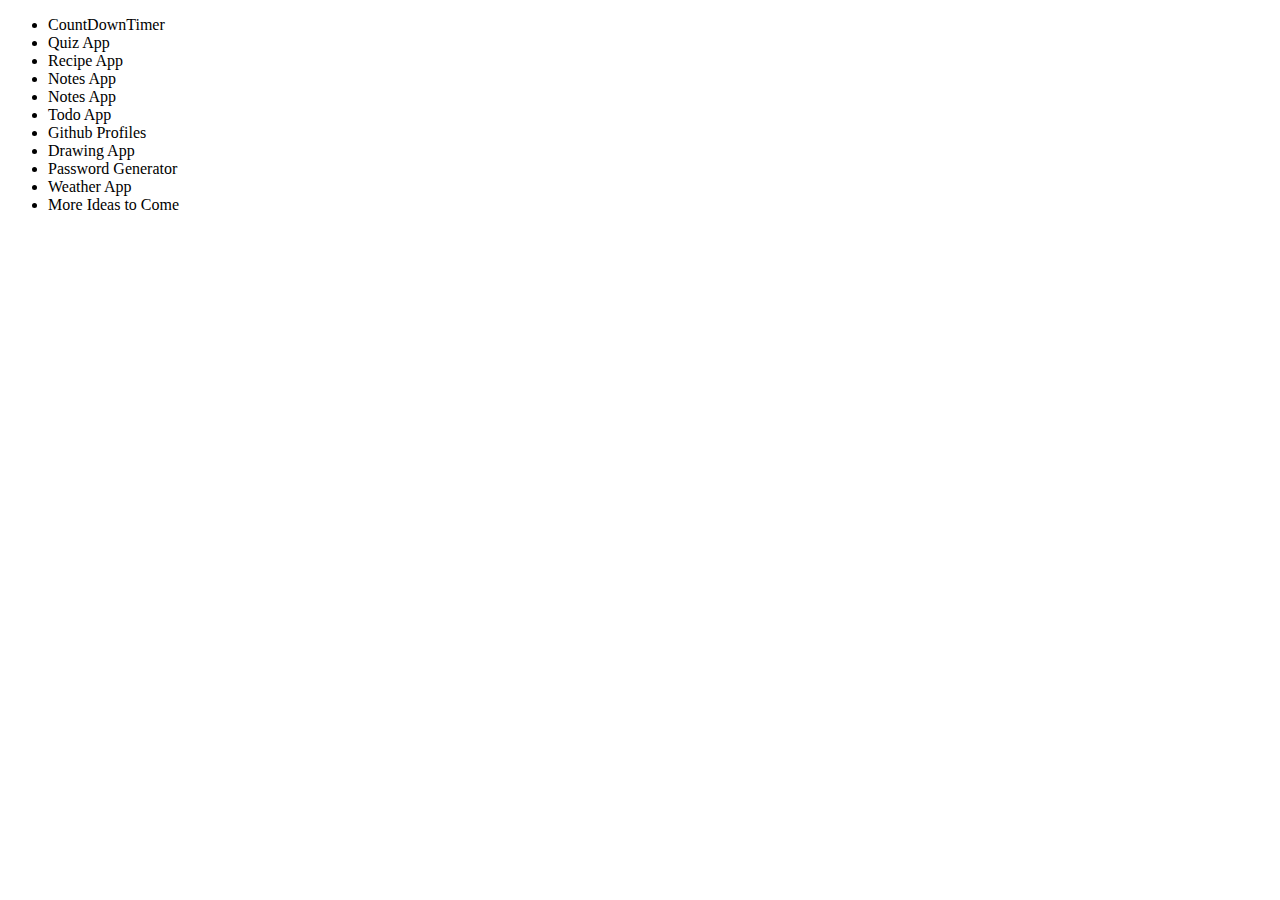
<file: index.html>
<!DOCTYPE html>
<html lang="en">
<head>
    <meta charset="UTF-8">
    <meta name="viewport" content="width=device-width, initial-scale=1.0">
    <title>Document</title>
</head>
<body>   
    <ul>
        <li>CountDownTimer</li>
        <li>Quiz App</li>
        <li>Recipe App</li>
        <li>Notes App</li>
        <li>Notes App</li>
        <li>Todo App</li>
        <li>Github Profiles</li>
        <li>Drawing App</li>
        <li>Password Generator</li>
        <li>Weather App</li>
        <li>More Ideas to Come</li>
    </ul>
</body>
</html>
</file>
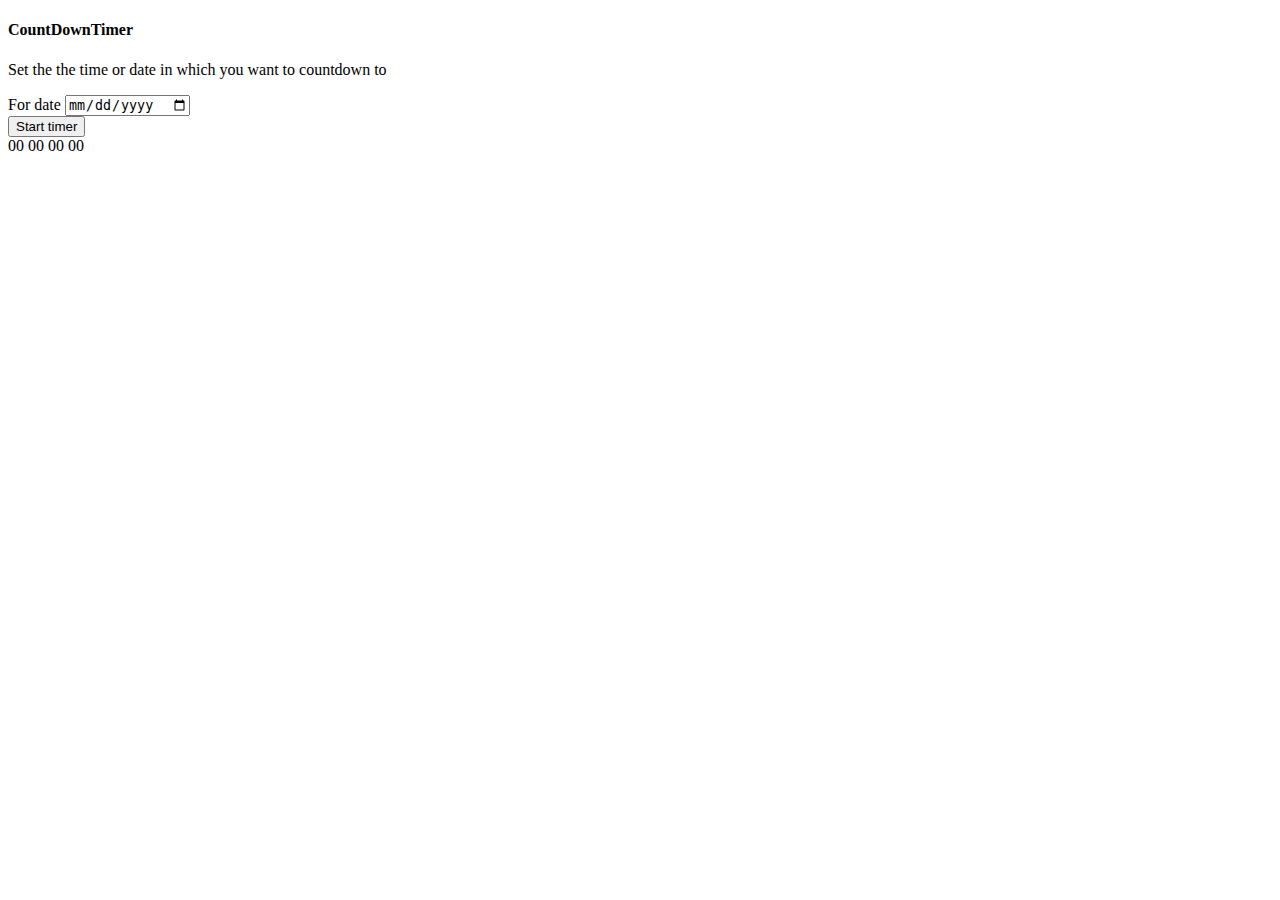
<file: CountDownTimer/index.html>
<!DOCTYPE html>
<html lang="en">
<head>
    <meta charset="UTF-8">
    <link rel="stylesheet" href="./style.css"> 
    <link href="https://cdn.jsdelivr.net/npm/bootstrap@5.0.0-beta1/dist/css/bootstrap.min.css" rel="stylesheet" integrity="sha384-giJF6kkoqNQ00vy+HMDP7azOuL0xtbfIcaT9wjKHr8RbDVddVHyTfAAsrekwKmP1" crossorigin="anonymous">
    <meta name="viewport" content="width=device-width, initial-scale=1.0">
    <title>CountDownTimer</title>
</head>
<body>
   <div class="d-flex flex-column align-items-center mt-5">
        <div class="mt-4">
            <h4>CountDownTimer</h4>
            <p>Set the the time or date in which you want to countdown to</p>
        </div>
        
        <form class="form">
            <div class="form-group mt-3">
                <label  for="dato">For date</label>
                <input class="form-control" type="date" name="dato" id="dato">
            </div>
            <div class="form-groip mt-3">
                <button class="btn btn-primary">Start timer</button>
            </div>
        </form>

   </div>
    
   <div class="d-flex flex-column align-items-center mt-3">
        <div class="d-flex flex-row align-items-center mt-5">
            <span class="border mx-3 px-3 py-2" id="days">00</span>
            <span class="border mx-3 px-3 py-2" id="hours">00</span>
            <span class="border mx-3 px-3 py-2" id="minutes">00</span>
            <span class="border mx-3 px-3 py-2" id="seconds">00</span>
       </div>
   </div>
    <!-- <script src="./index.js"></script> -->
</body>
</html>
</file>
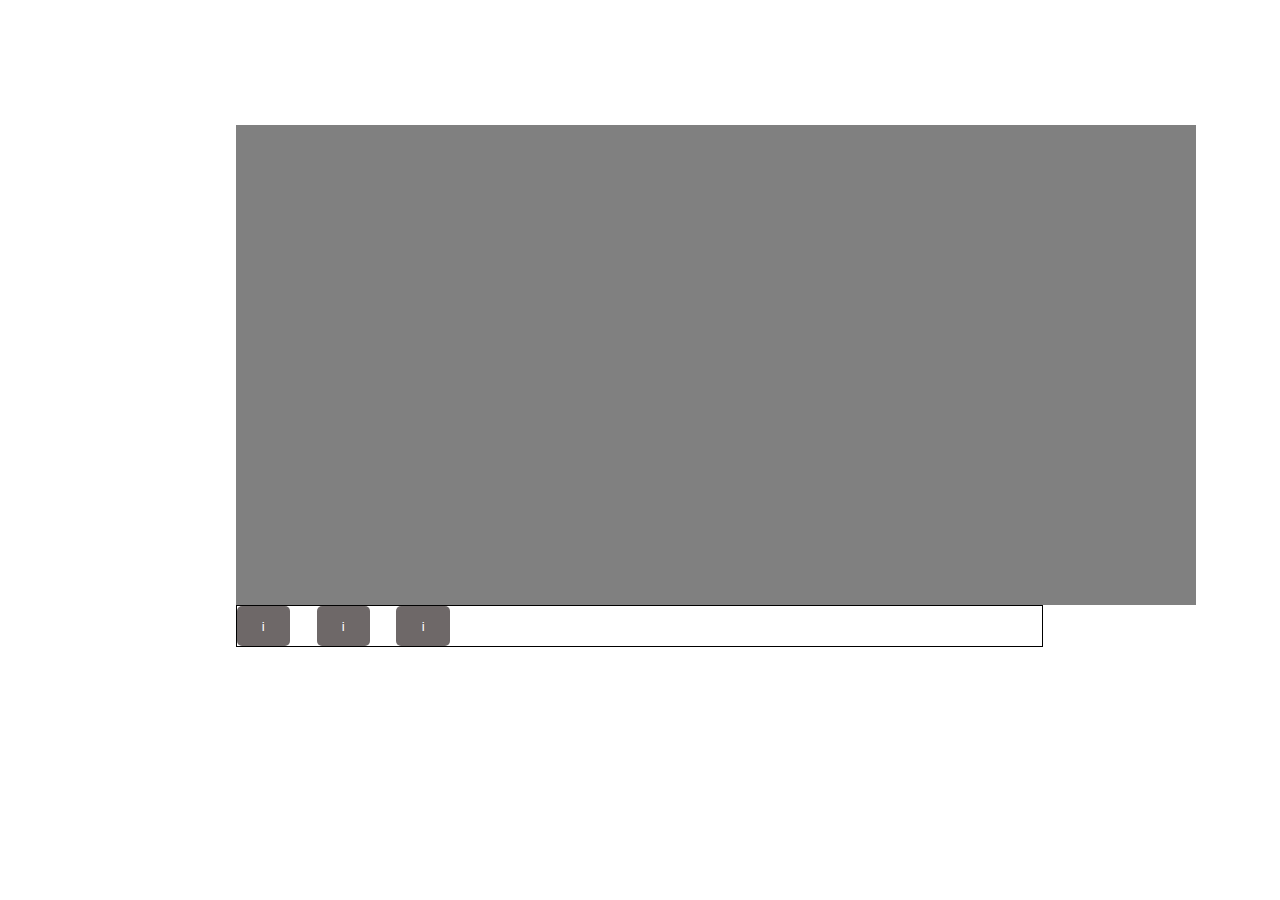
<file: DrawingsApp/index.html>
<!DOCTYPE html>
<html lang="en">
<head>
    <meta charset="UTF-8">
    <meta name="viewport" content="width=device-width, initial-scale=1.0">
    <title>DrawingsApp</title>
    <link rel="stylesheet" href="style.css">
</head>
<body>
    <div id="app">
        <div id="main">
            <canvas id="canvas"></canvas>
        <div id="toolbar">
            <button>i</button>
            <button>i</button>
            <button>i</button>
        </div>
        </div>
    </div>
</body>
</html>
</file>
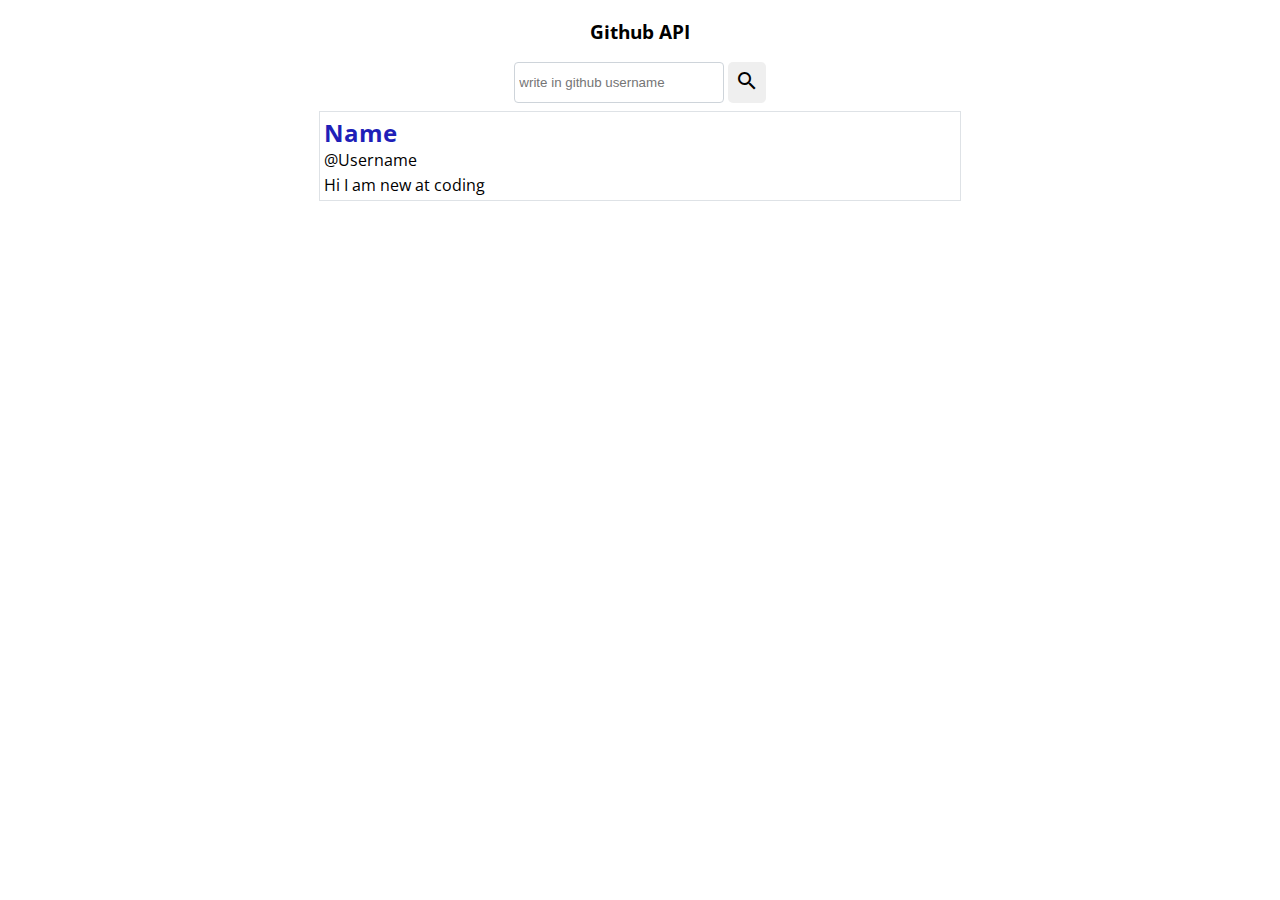
<file: GithubProfiles/index.html>
<!DOCTYPE html>
<html lang="en">
<head>
    <meta charset="UTF-8">
    <meta name="viewport" content="width=device-width, initial-scale=1.0">
    <link rel="stylesheet" href="https://fonts.googleapis.com/icon?family=Material+Icons">
    <link rel="stylesheet" href="./css/style.css">
    <!-- <script
			  src="https://code.jquery.com/jquery-3.5.1.min.js"
			  integrity="sha256-9/aliU8dGd2tb6OSsuzixeV4y/faTqgFtohetphbbj0="
              crossorigin="anonymous"></script>
              <script src="./main/index.js"></script> -->
    <title>Github Profiles</title>
</head>
<body>
  <h3>Github API</h3>
     <form>
       <input type="text" placeholder="write in github username" id="username">
       <button><i class="material-icons">search</i></button>
     </form>
     <div id="display">
       <div class="item" onclick="window.location.href=''">
         <span class="name">Name</span><span class="usr">@Username</span><span class="desc">Hi I am new at coding</span>
        </div>
       <div id="FeilM">finner ingenting med det navnet</div>
     </div>
     
</body>
</html>
</file>
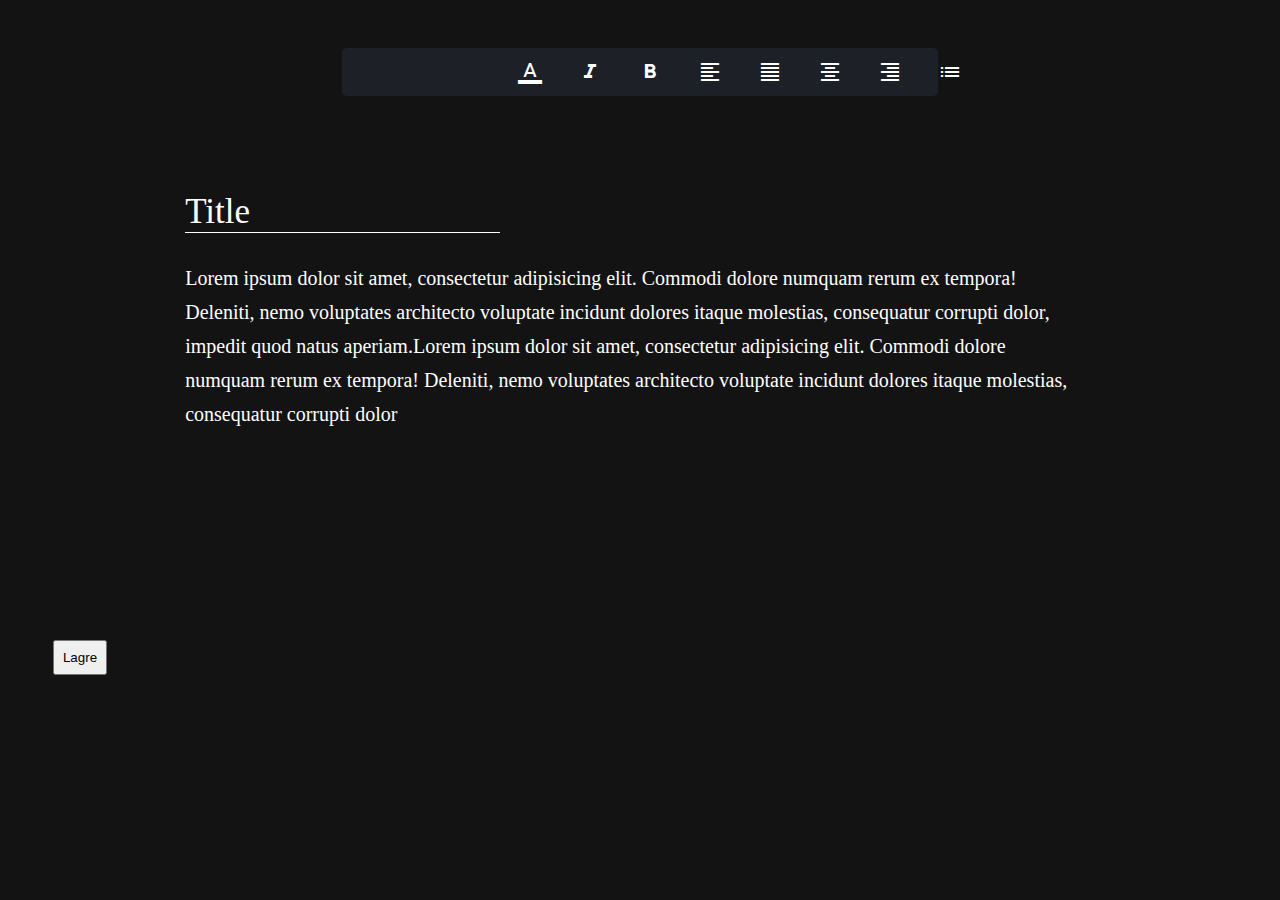
<file: NotesApp/index.html>
<!DOCTYPE html>
<html lang="en">
<head>
    <meta charset="UTF-8">
    <meta name="viewport" content="width=device-width, initial-scale=1.0">
    <link href="https://fonts.googleapis.com/icon?family=Material+Icons" rel="stylesheet">
    <title>NotesApp</title>
    <link rel="stylesheet" href="./style.css">
</head>
<body>
    <div id="main">
        <div id="topbar">
            <button id="font-size-increase"><i class="material-icons">text_increase</i></button>
            <button id="font-size-decrease"><i class="material-icons">text_decrease</i></button>
            <button id="font-color"><i class="material-icons">format_color_text</i></button>
            <button id="font-weight-bold"><i class="material-icons">format_italic</i></button>
            <button id="text-weight-i"><i class="material-icons">format_bold</i></button>
            <button  onclick="TextAlign('text-align-left')" id="text-style-undertext"><i class="material-icons">format_align_left</i></button>
            <button onclick="TextAlign('text-align-justify')"id="text-align-left"><i class="material-icons">format_align_justify</i></button> 
            <button onclick="TextAlign('text-align-center')" id="text-align-center"><i class="material-icons">format_align_center</i></button> 
            <button onclick="TextAlign('text-align-right')" id="text-align-right"><i class="material-icons">format_align_right</i></button>
            <button id="list"><i class="material-icons">list</i></button>
        </div>
        <div id="text">
            <div contenteditable="true" id="title">Title</div>
            <div  contenteditable="true" id="mainText">Lorem ipsum dolor sit amet, consectetur adipisicing elit. Commodi dolore numquam rerum ex tempora! Deleniti, nemo voluptates architecto voluptate incidunt dolores itaque molestias, 
                consequatur corrupti dolor, impedit quod natus aperiam.Lorem ipsum dolor sit amet, consectetur adipisicing elit. Commodi dolore numquam rerum ex tempora! Deleniti, nemo voluptates architecto voluptate incidunt dolores itaque molestias, 
                consequatur corrupti dolor
            </div>
        </div>
        <div class="actions">
            <button>Lagre</button>
        </div>
    </div>
    <script src="index.js"></script>
</body>
</html>
</file>
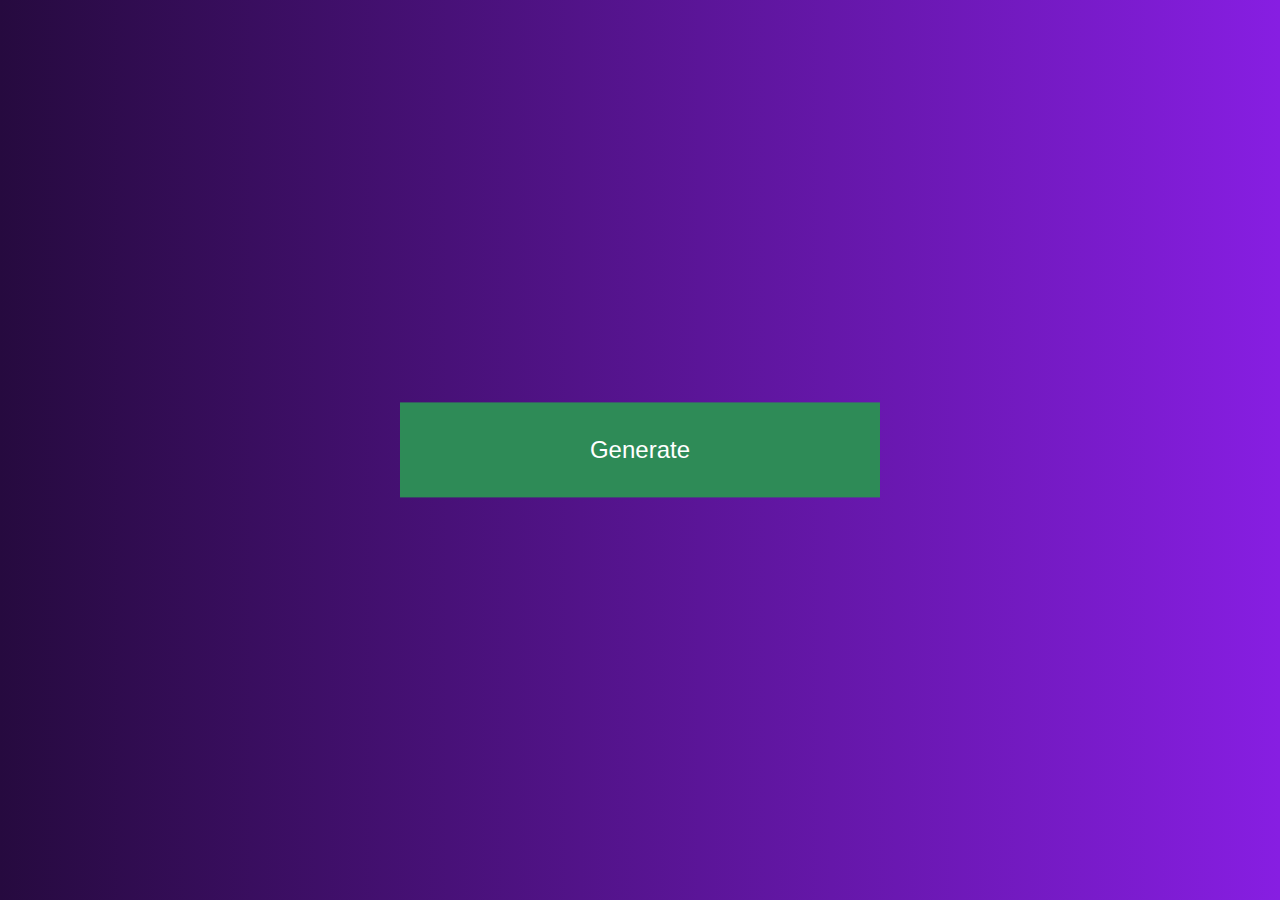
<file: PasswordGenerator/index.html>
<!DOCTYPE html>
<html lang="en">
<head>
    <meta charset="UTF-8">
    <meta name="viewport" content="width=device-width, initial-scale=1.0">
    <title>PasswordGenerator</title>
    <link rel="stylesheet" href="style.css">
</head>
<body>
    <div id="main">
        <button onclick="gen()">Generate</button>
    </div>
    <script src="index.js"></script>
</body>
</html>
</file>
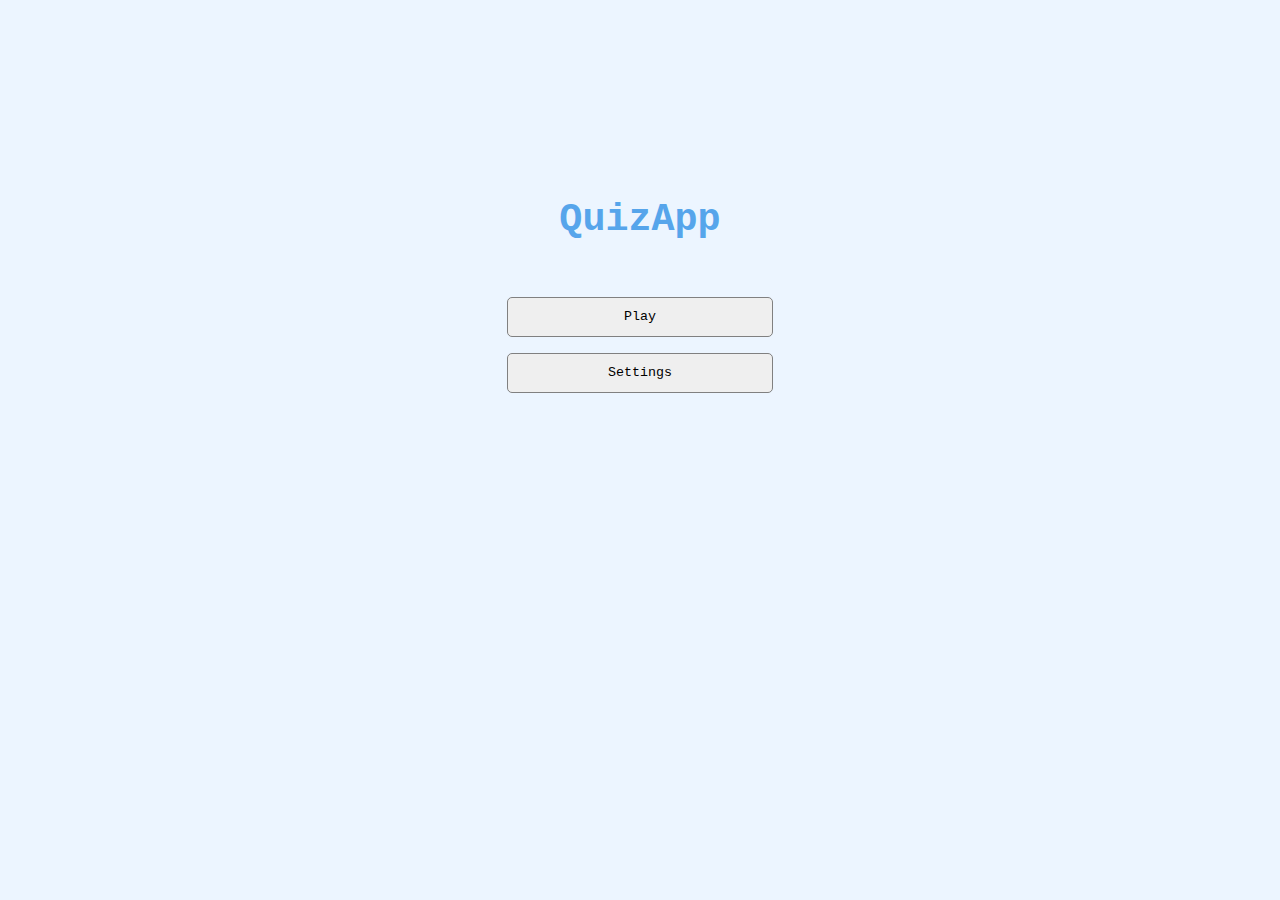
<file: QuizApp/index.html>
<!DOCTYPE html>
<html lang="en">
<head>
    <meta charset="UTF-8">
    <meta name="viewport" content="width=device-width, initial-scale=1.0">
    <link rel="stylesheet" href="style.css">
    <title>QuizApp</title>
</head>
<body>
<div id="menue">
    <h3>QuizApp</h3>
    <div id="btns">
        <button class="btn">Play</button>
        <button class="btn">Settings</button>
    </div>
</div>    
</body>
</html>
</file>
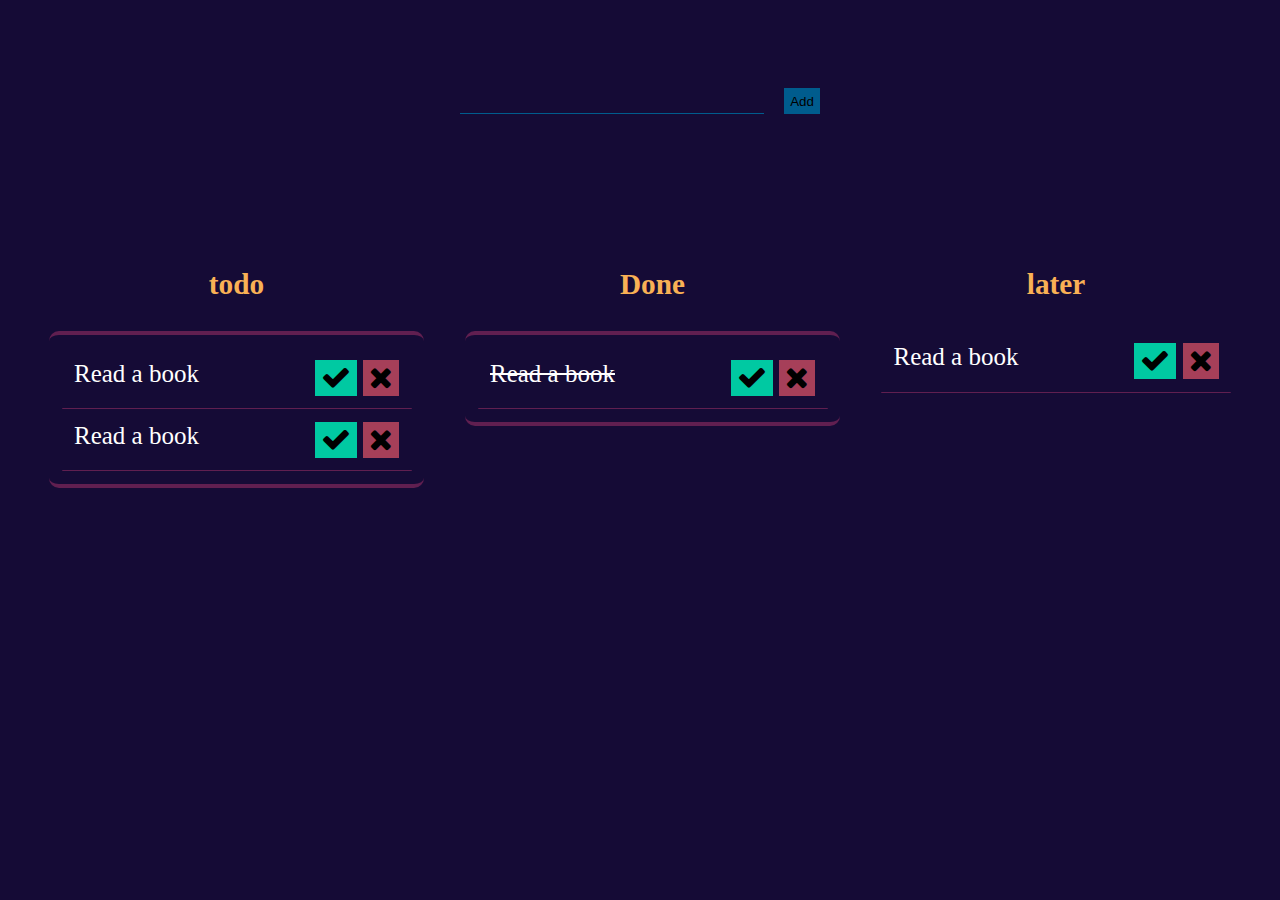
<file: TodoApp/index.html>
<!DOCTYPE html>
<html lang="en">
<head>
    <meta charset="UTF-8">
    <meta name="viewport" content="width=device-width, initial-scale=1.0">
    <title>TodoApp</title>
    <link rel="stylesheet" href="https://cdnjs.cloudflare.com/ajax/libs/font-awesome/4.7.0/css/font-awesome.min.css">
    <link rel="stylesheet" href="./style.css">
</head>
<body>
<div class="main">        
    <div id="input">
        <input type="text" name="" id="inn">
        <button class="add">Add</button>
    </div>
    <div id="list">
        <div id="todo">
            <h3>todo</h3>
            <div class="theTodo">
                <div class="item ">
                    <span>Read a book</span>
                    <div class="btns">
                        <button class="done"><i class="fa fa-check"></i></button>
                        <button class="delete"><i class="fa fa-remove"></i></button>
                    </div>
                </div>
                <div class="item">
                    <span>Read a book</span>
                    <div class="btns">
                        <button class="done"><i class="fa fa-check"></i></button>
                        <button class="delete"><i class="fa fa-remove"></i></button>
                    </div>
                </div>
            </div>
            
        </div>
        <div id="done">
            <h3>Done</h3>
            <div class="theDone">
                <div class="item">
                    <span>Read a book</span>
                    <div class="btns">
                        <button class="done"><i class="fa fa-check"></i></button>
                        <button class="delete"><i class="fa fa-remove"></i></button>
                    </div>
                </div>
            </div>
        </div>
        <div id="later">
            <h3>later</h3>
            <div class="later">
                <div class="item">
                    <span>Read a book</span>
                    <div class="btns">
                        <button class="done"><i class="fa fa-check"></i></button>
                        <button class="delete"><i class="fa fa-remove"></i></button>
                    </div>
                </div>
            </div>
        </div>
    </div>
</div>
<script src="./index.js"></script>
</body>
</html>
</file>
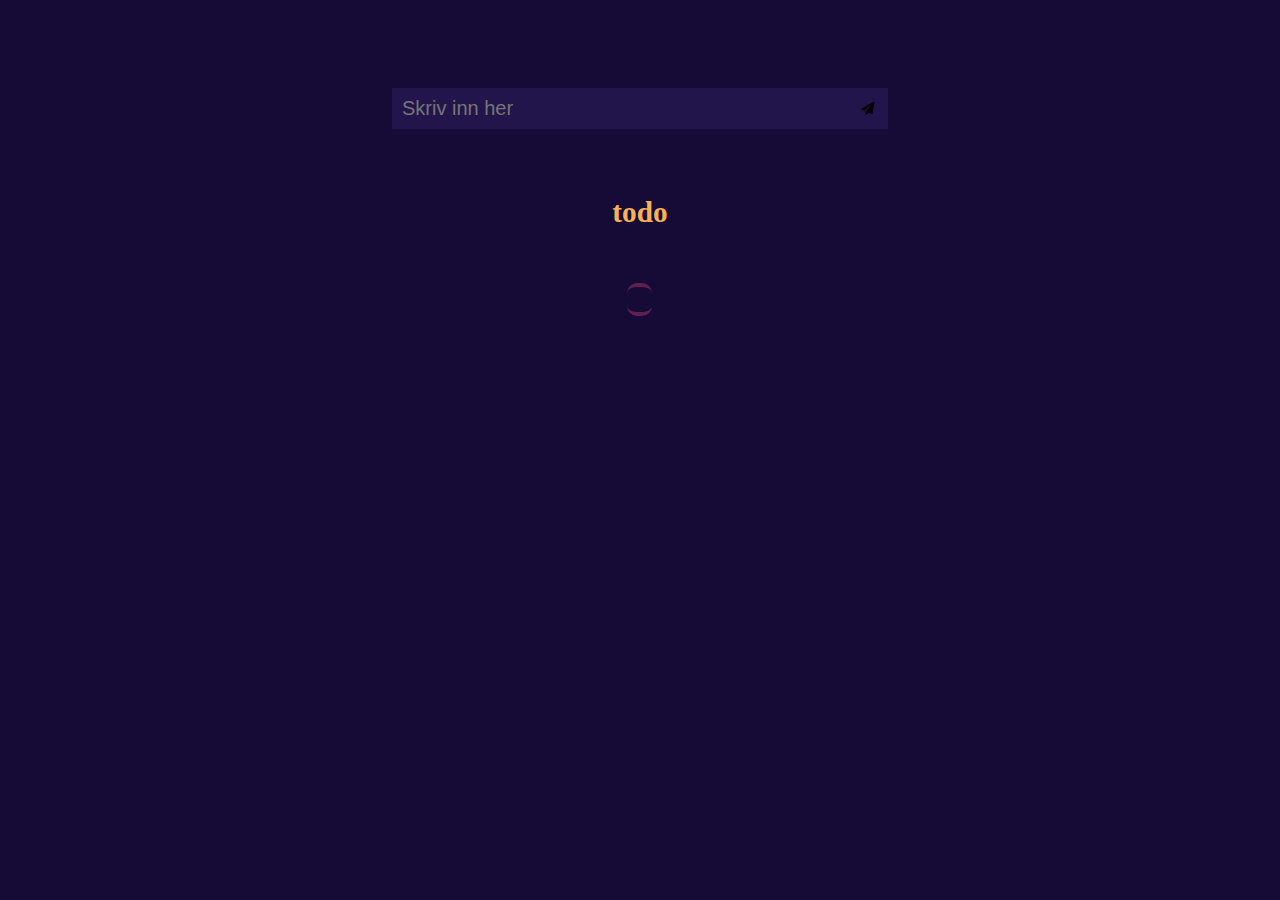
<file: TodoApp/v.1/index.html>
<!DOCTYPE html>
<html lang="en">
<head>
    <meta charset="UTF-8">
    <meta name="viewport" content="width=device-width, initial-scale=1.0">
    <title>TodoApp</title>
    <link rel="stylesheet" href="https://cdnjs.cloudflare.com/ajax/libs/font-awesome/4.7.0/css/font-awesome.min.css">
    <link rel="stylesheet" href="./style.css">
</head>
<body>
<div class="main">        
    <div id="input">
        <input type="text" name="" placeholder="Skriv inn her" id="inn">
        <button class="add"><i class="fa fa-send"></i></button>
    </div>
    <div id="list">
        <div id="todo">
            <h3>todo</h3>
            <ul class="theTodo">
            </ul>     
            </div>
        </div>

        <!-- <div id="done">
            <h3>Done</h3>
            <div class="theDone">
                <div class="completed">
                    <span>Read a book</span>
                </div>
            </div>
        </div> -->
        <!-- <div id="later">
            <h3>later</h3>
            <div class="theLater">
                <div class="item">
                    <span>Read a book</span>
                    <div class="btns">
                        <button class="done"><i class="fa fa-check"></i></button>
                        <button class="delete"><i class="fa fa-remove"></i></button>
                    </div>
                </div>
            </div>
        </div> -->
    </div>
</div>
<script src="./index.js"></script>
</body>
</html>
</file>
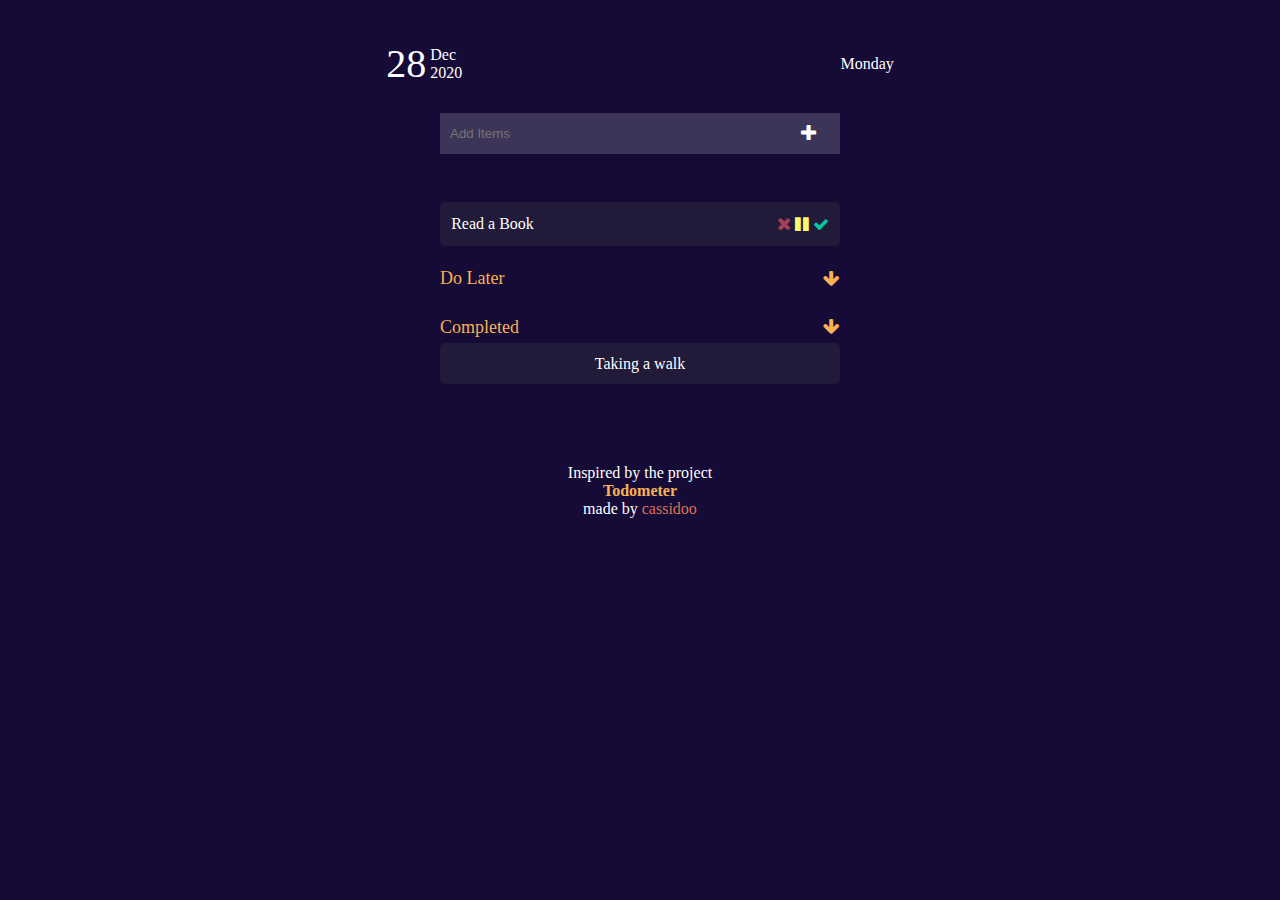
<file: TodoApp/v.2/index.html>
<!DOCTYPE html>
<html lang="en">
<head>
    <meta charset="UTF-8">
    <meta name="viewport" content="width=device-width, initial-scale=1.0">
    <title>Document</title>
    <link rel="stylesheet" href="https://cdnjs.cloudflare.com/ajax/libs/font-awesome/4.7.0/css/font-awesome.min.css">
    <link rel="stylesheet" href="./style.css">
</head>
<body>
    <main>
        <div id="top">
          <section id="topLeft">
            <span id="numb">28</span>
            <div>
              <span>Dec</span>
              <span>2020</span>
            </div> 
          </section>
          <section>
            <span id="weekday">Monday</span>
          </section>
        </div>
        <div id="progressBar"></div>
        <div id="inputField">
          <input type="text" placeholder="Add Items" id="input"/>
          <button id="add"><i class="fa fa-plus"></i></button>
        </div>
        <div id="List">
          <section id="todos">
            <div class="item">
              <span class="theTodo">Read a Book</span>
              <div class="actions">
                <span onclick="handle(event)" class="delete"><i class="fa fa-remove"></i></span>
                <span onclick="handle(event)" class="paused"><i class="fa fa-pause"></i></span>
                <span onclick="handle(event)" class="done"><i class="fa fa-check"></i></span>
              </div>
            </div>
          </section>
          <section id="DoLater">
            <span class="title">Do Later <i class="fa fa-arrow-down"></i></span>
          </section>
          <section id="Completed">
            <span class="title">Completed <i class="fa fa-arrow-down"></i></span>
            <div class="Complete">
                <span class="theTodo">Taking a walk</span>
            </div>
          </section>
        </div>
        <span id="footer">Inspired by the project <br/> <a href="https://github.com/cassidoo/todometer" target="_blank" style="color:#f9b155"><b>Todometer</b></a> <br/> made by <a href="https://github.com/cassidoo" target="_blank" style="color:#dc7156">cassidoo</a>  </span>
      </main>
      <script src="./index.js"></script>
</body>
</html>
</file>
<file: CountDownTimer/style.css>
main{
    display: flex;
    flex-direction: column;
    align-items: center;
}

.info{
    display: flex;
    flex-direction: column;
    align-items: left;
}

.item .card{
    text-align: center;
}

.item{
    text-align: center;
}
</file>
<file: DrawingsApp/style.css>
#app{
    margin: 125px 18%;
}

#main{
    display:flex;
    flex-direction: column;
    align-items: flex-start;
    width:100%;
}

canvas{
    background-color: gray;
    height: 30em;
}

#toolbar{
border: 1px solid black;
width:99.6%;
}

#toolbar button{
    width:4em;
    height: 3em;
    margin-right: 1.7em;
    border-radius: 5px;
    color:white;
    border:none;
    background-color: rgb(110, 104, 104);
}
</file>
<file: GithubProfiles/css/style.css>
@import url('https://fonts.googleapis.com/css2?family=Open+Sans&display=swap');
body{
    font-family:'Open Sans', sans-serif;
}

h3{
    text-align: center;
}

form{
    /* border:1px solid black; */
    display: flex;
    justify-content: center;
}

form input[type="text"]{
    width:15em;
    padding:0.3em;
    border:1px solid #ced4da;
    border-radius: .25rem;
}

form input[type="text"]:focus{
    outline: none;
}

form button{
    border-radius: 5px;
    border:none;
    padding:0.5em;
    margin-left:0.3em;
}

#display{
    display: flex;
    flex-direction: column;
    align-items: center;
    margin-top:1.2em;
    margin:0.5rem auto;
    width:50%;
}

#FeilM{
    text-align: center;
    padding:3rem;
    border:1px solid #dee2e6;
    box-shadow:0 1rem 3rem rgba(0,0,0,.175);
    border-radius: .25rem;
    display:none;
}

.item{
    display: flex;
    flex-direction: column;
    align-items: left;
    border:1px solid #dee2e6;
    padding:.25rem;
    width:100%;
}

.item .name{
    color:rgb(31, 31, 184);
    font-weight: bolder;
    font-size: 1.5rem;
}

.item .desc{
    margin-top:0.2em;
}
</file>
<file: NotesApp/style.css>
*{
    margin:0;padding:0;
}

body{
    background:rgb(19, 19, 19);
}

#sidebar{
    height: 100%;
    width: 160px;
    position: fixed;
    z-index: 1;
    top: 0;
    left: 0;
    background-color: #1d2127;
    overflow-x: hidden;
    padding-top: 20px;
    color:white;
    padding:2.5em;
}
#sidebar ul li{
    list-style-type: none;
    margin-top:4.5em;
    text-align: left;
}

#sidebar ul li i{
    margin-right:1.3em;
}
#sidebar ul li:hover{
    cursor: pointer;
}

#sidebar button{
    margin-top: 10em;
    border:none;
    color:white;
    height:6em;
    width:6em;
    padding:1.5em;
    border-radius: 50%;
    background:rgb(19, 19, 19);
    transition: 0.3 ease-in-out;
}

#sidebar button i{
    font-size: 30px;
}

#sidebar button:hover{
   box-shadow: 2px 4px 4px 2px rgb(29, 28, 28);
   cursor: pointer;
}

#main{
    display: flex;
    flex-direction: column;
    align-items: center;
    background:rgb(19, 19, 19);
    height: 100vh;
}

#topbar {
 display:flex;
 width:35em;
 justify-content: center;
 margin-top:3em;
 margin:3em auto;
 border-radius: 5px;
 background-color: #1d2127;
 height:3em;
 padding-left:2.3em;
 
}

#topbar button{
    border:none;
    background: transparent;
    margin-right: 2.3em;
    transition: 0.3s;
    border-radius: 5px;
    color:white;
    padding:0.2em;
    margin-top:0.7em;
    width:5em;
    height: 2em;
}

#topbar button:focus{
    background-color: #252a30;
    border-radius: 25px;
}

#text{
    height:50vh;
    margin-top:3em;
    padding-left:2.4em;
    color:white;
}

#title{
    font-size:35px;
    border-bottom: 1px solid white;
    width:9em;
}

#title:focus{
    outline:none;
}

#mainText{
    margin-top: 1.4em;
    padding-right:2.4em;
    line-height: 1.7em;
    font-size:20px;
    width:45em;
}

#mainText:focus{
    outline:none;
}

.actions{
    margin-left: -70rem;
    margin-top:40rem;
    position: fixed;
}
.actions button{
    padding:0.5rem;

}
</file>
<file: PasswordGenerator/style.css>
body{
    background-image:linear-gradient(to right, rgb(38, 10, 63), rgb(135, 30, 226));
}
#main{
    width:50%;
    height:50%;
    position: absolute;
    top: 50%;
    left:50%;
    transform: translate(-50%, -50%);
    border-radius: 25px;
    /* box-shadow: 2px 4px 8px 2px rgba(0,0,0,0.5); */
    text-align: center;
    font-size: 1.5em;
}

#main button{
    padding:1.4em;
    transition-duration: 0.3s;
    width:20em;
    position: absolute;
    top: 50%;
    left:50%;
    transform: translate(-50%, -50%);
    border:none;
    background-color: seagreen;
    color:white;
    font-size:1em;
}

#main button:hover{
    box-shadow: 2px 4px 8px 2px rgba(0,0,0,0.5);
}
</file>
<file: QuizApp/style.css>
:root{
    background-color: #ecf5ff;;
    font-family: 'Courier New', Courier, monospace;
}


h3{
    color:#56a5eb
}

#menue{
    display: flex;
    flex-direction: column;
    align-items: center;
    margin:10em 0;
}

#menue h3{
    font-size: 2.4em;
}

#btns{
    display: flex;
    flex-direction: column;
    align-items: center;
}

.flex-column{
    display: flex;
    flex-direction: column;
}

.choice-container{
    display: flex;
    margin-bottom: 0.5rem;
    width:15em;
    height:2em;
    font-size: 1.9rem;
    border: 0.1rem solid rgb(86, 165, 235, 0.25);
    background-color: white;
}

.btn{
    margin-top:1.2em;
    width:20em;
    height:3em;
    border-radius: 5px;
    border:1px groove gray;
    font-family: 'Courier New', Courier, monospace;
}

.btn:hover{
    border-color: black;
    cursor: pointer;
    box-shadow: 0 0.4rem 1.4rem 0 rgba(86, 185, 235, 0.5);
}
</file>
<file: TodoApp/style.css>
/*color palattes : https://mycolor.space/?hex=%23150B36&sub=1*/

body{
    background-color:#150b36;
    color:white;
}

.main{
    display: flex;
    flex-direction: column;
    /* align-items: center; */
}

#input{
    margin-top:5em;
    display: flex;
    justify-content: center;
    background-color:#150b36;
}

#input #inn{
    border:none;
    border-bottom:1px solid #005c8d;
    background-color:#150b36;
    color:white;
    width:15em;
    font-size: 20px;
}

#inn:focus{
    outline:none;
}

#input button{
    background-color:#005c8d;
    margin-left:1.5em;
    border:none;
}

#list{
    display:flex;
    flex-direction: row;
    justify-content: space-evenly;
    font-size: 25px;
}


.item .btns button{
    font-size: 30px;
}

#todo, #done, #later{
    margin-top:5em;
    display: flex;
    flex-direction: column;
    align-items: center;
}

.theTodo, .theDone, .theLater{
    border-top:4px solid #601f50;
    border-bottom:4px solid #601f50;
    padding:0.5em;
    border-radius: 10px;
}


#done .item span{
    text-decoration: line-through;
}

.item{
    display: flex;
    justify-content: space-between;
    padding:0.5em;
    width:13em;
    border-radius: 1px;
    border-bottom: 1px groove #601f50;
}

.done{
    background-color:#00c9a2;
    border:none;
}
.delete{
    background-color:#a63f59;
    border:none;
}


h3{
    color:#f9b155;
}
</file>
<file: TodoApp/v.1/style.css>
/*color palattes : https://mycolor.space/?hex=%23150B36&sub=1*/

body{
    background-color:#150b36;
    color:white;
}

.main{
    display: flex;
    flex-direction: column;
    /* align-items: center; */
}

#input{
    margin:0 auto;
    margin-top: 5em;
    padding:0.5em;
    display: flex;
    justify-content: space-between;
    background-color:#22154b;
    width:30em;
}

#input #inn{
    border:none;
    /* border-bottom:1px solid #005c8d; */
    background-color:transparent;
    color:white;
    width:24em;
    font-size: 20px;
}

#inn:focus{
    outline:none;
}

#input button{
    background-color:transparent;
    margin-left:1.5em;
    border:none;
}

#list{
    display:flex;
    margin-top: 0.3em;
    flex-direction: column;
    align-items: center;
    justify-content: space-evenly;
    font-size: 25px;
}


.item .btns button{
    font-size: 30px;
}

#todo, #done, #later{
    margin-top:1.2em;
    display: flex;
    flex-direction: column;
    align-items: center;
}

.theTodo, .theDone, .theLater{
    border-top:4px solid #601f50;
    border-bottom:4px solid #601f50;
    padding:0.5em;
    border-radius: 10px;
}


#done .item span{
    text-decoration: line-through;
}

#done h3{
    display: flex;
    justify-content: space-between;
}

.item{
    display: flex;
    justify-content: space-between;
    padding:0.5em;
    width:23em;
    border-radius: 1px;
    border-bottom: 1px groove #601f50;
}

.done{
    background-color:#00c9a2;
    border:none;
}
.delete{
    background-color:#a63f59;
    border:none;
}


h3{
    color:#f9b155;
}

.checked {
    text-decoration:line-through;
    
}

.checked .btns .done{
    display: none;
}

@media only screen and (max-width: 1200px) {
    #list{
        display: flex;
        flex-direction: column;
        margin-bottom:2.3em;
    }

    #todo, #done, #later{
        margin-top:1.3em;
    }

    .item{
        width:10em;
    }

}
</file>
<file: TodoApp/v.2/style.css>
body{
    background-color:#150b36;
}

main{
  margin-top:2.5em;
  display:flex;
  flex-direction:column;
  color:white;
}

#top{
  display:flex;
  flex-direction:row;
  justify-content:space-evenly;
  align-items:center;
}

#topLeft{
  display:flex;
  align-items:center;
}

#topLeft #numb{
  font-size:40px;
  margin-right:0.1em;
}

#topLeft div{
  display:flex; 
  flex-direction:column;
}

#progressBar{
}

#inputField{
  display:flex;
  justify-content:right;
  margin:1.6em auto;
  padding:0.5em;
  width:24em;
  background-color:#3D345A;
}

#inputField input[type="text"]{
  border:none;
  width:25em;
  background-color:transparent;
  color:white;
}

#inputField input[type="text"]:focus{
  outline:none;
}

#inputField button{
  border:none;
  padding:0.1em;
  width:2.5em;
  font-size:1.2em;
  background-color:transparent;
  color:white;
}

#List{
  margin:0 auto;
  width:25em;
}

#List section{
  margin-top:1.4em;
}

.title{
  display:flex;
  justify-content:space-between;
  align-items:center;
  font-size: large;
  color:#f9b155;
  padding-bottom: 0.3em;
}

.title:hover{
  cursor:pointer;
}

.item{
  display:flex;
  justify-content:space-between;
  padding:0.7em;
  align-items:center;
  border-radius:5px;
  background-color:#211A38;
}

.item .actions:hover{
  cursor:pointer;
}

.item .actions .delete{
  font-size:18px;
}

.Complete{
  display:flex;
  justify-content:center;
  padding:0.7em;
  align-items:center;
  border-radius:5px;
  background-color:#211A38;
}

.done{
  color:#00c9a2;
}

.delete{
  color:#a63f59;
}

.paused{
  color:#f9f871;
}

#footer{
  margin-top:5em;
  text-align:center;
}

#footer a{
color:black;
text-decoration:none;
}
</file>
